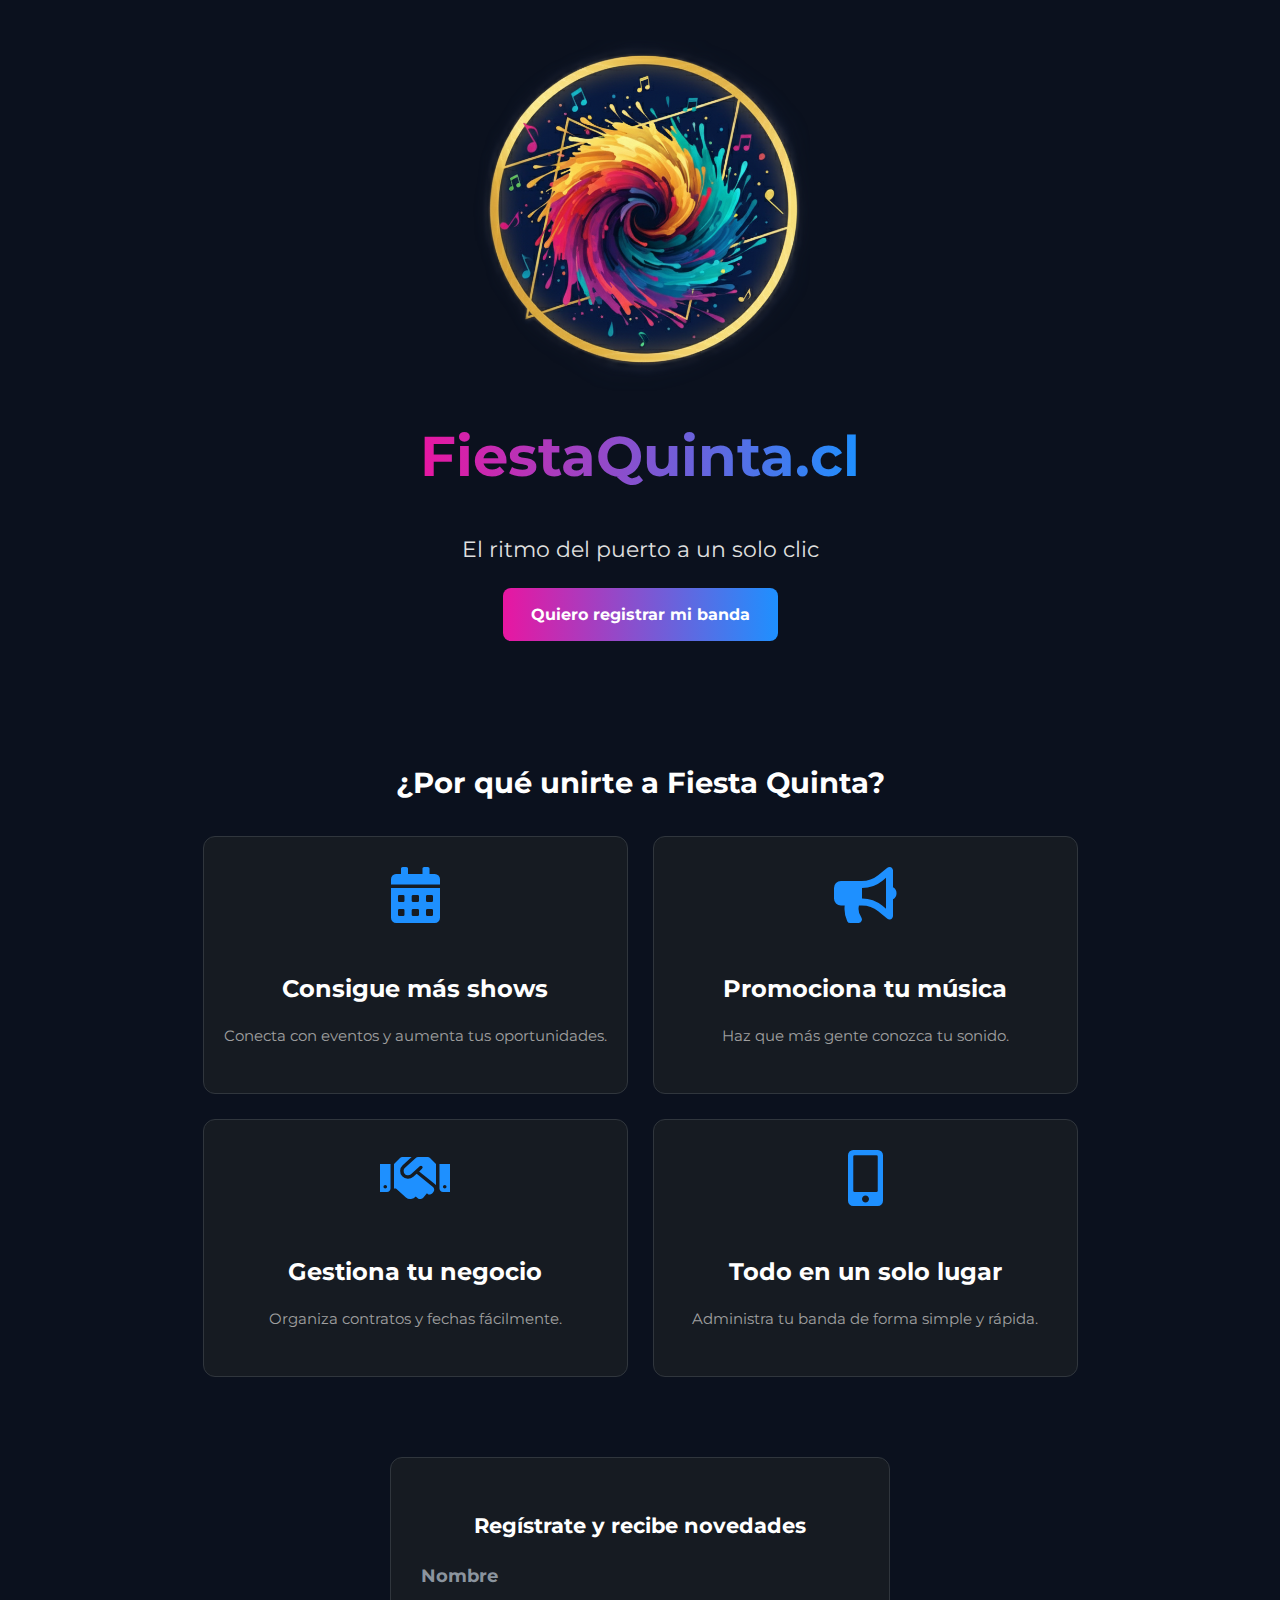
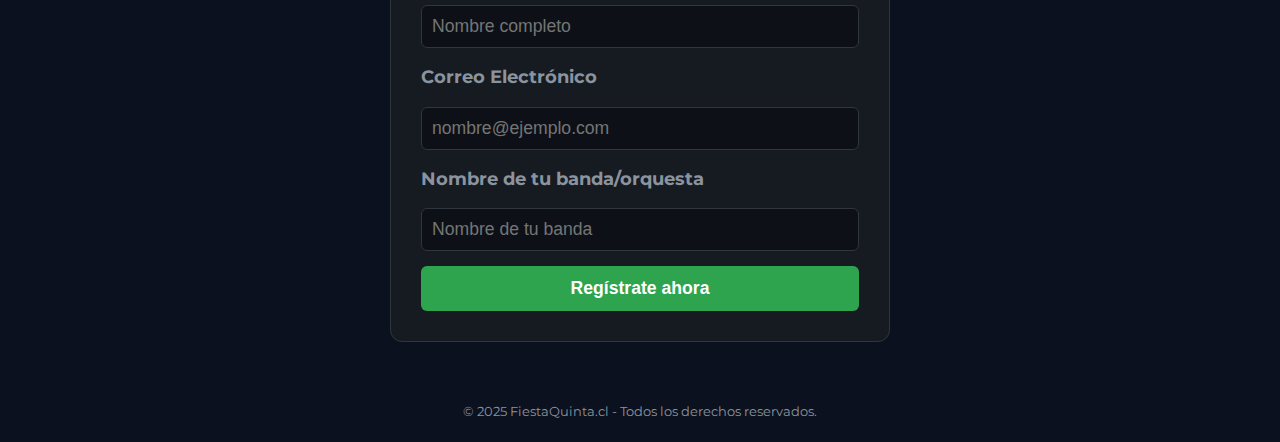
<file: index.html>
<!DOCTYPE html>
<html lang="es">
<head>
    <meta charset="UTF-8">
    <meta name="viewport" content="width=device-width, initial-scale=1.0">
    <title>Fiesta Quinta</title>
    <link rel="stylesheet" href="style.css">
    <link rel="preconnect" href="https://fonts.googleapis.com">
    <link rel="preconnect" href="https://fonts.gstatic.com" crossorigin>
    <link href="https://fonts.googleapis.com/css2?family=Montserrat:wght@400;700&display=swap" rel="stylesheet">
    <link rel="stylesheet" href="https://cdnjs.cloudflare.com/ajax/libs/font-awesome/5.15.3/css/all.min.css">
</head>
<body>

    <!-- HERO -->
    <div class="hero-header">
        <img src="fiestaquinta_logo_original_paleta.png" alt="Logo Fiesta Quinta" class="hero-logo-img">
        <h1 class="main-logo-text">FiestaQuinta.cl</h1>
        <p class="main-slogan-text">El ritmo del puerto a un solo clic</p>
        <a href="#registro" class="btn-cta">Quiero registrar mi banda</a>
    </div>

    <!-- BENEFICIOS -->
    <section class="beneficios">
        <h3>¿Por qué unirte a Fiesta Quinta?</h3>
        <div class="beneficios-grid">
            <div class="card">
                <i class="fas fa-calendar-alt"></i>
                <h4>Consigue más shows</h4>
                <p>Conecta con eventos y aumenta tus oportunidades.</p>
            </div>
            <div class="card">
                <i class="fas fa-bullhorn"></i>
                <h4>Promociona tu música</h4>
                <p>Haz que más gente conozca tu sonido.</p>
            </div>
            <div class="card">
                <i class="fas fa-handshake"></i>
                <h4>Gestiona tu negocio</h4>
                <p>Organiza contratos y fechas fácilmente.</p>
            </div>
            <div class="card">
                <i class="fas fa-mobile-alt"></i>
                <h4>Todo en un solo lugar</h4>
                <p>Administra tu banda de forma simple y rápida.</p>
            </div>
        </div>
    </section>

    <!-- FORMULARIO -->
    <section class="formulario-registro" id="registro">
        <h3>Regístrate y recibe novedades</h3>
        <form action="procesar_registro.php" method="post">
            <label for="nombre">Nombre</label>
            <input type="text" id="nombre" name="nombre" placeholder="Nombre completo" required>

            <label for="email">Correo Electrónico</label>
            <input type="email" id="email" name="email" placeholder="nombre@ejemplo.com" required>

            <label for="banda">Nombre de tu banda/orquesta</label>
            <input type="text" id="banda" name="banda" placeholder="Nombre de tu banda" required>

            <button type="submit">Regístrate ahora</button>
        </form>
    </section>

    <footer>
        &copy; 2025 FiestaQuinta.cl - Todos los derechos reservados.
    </footer>

</body>
</html>
</file>
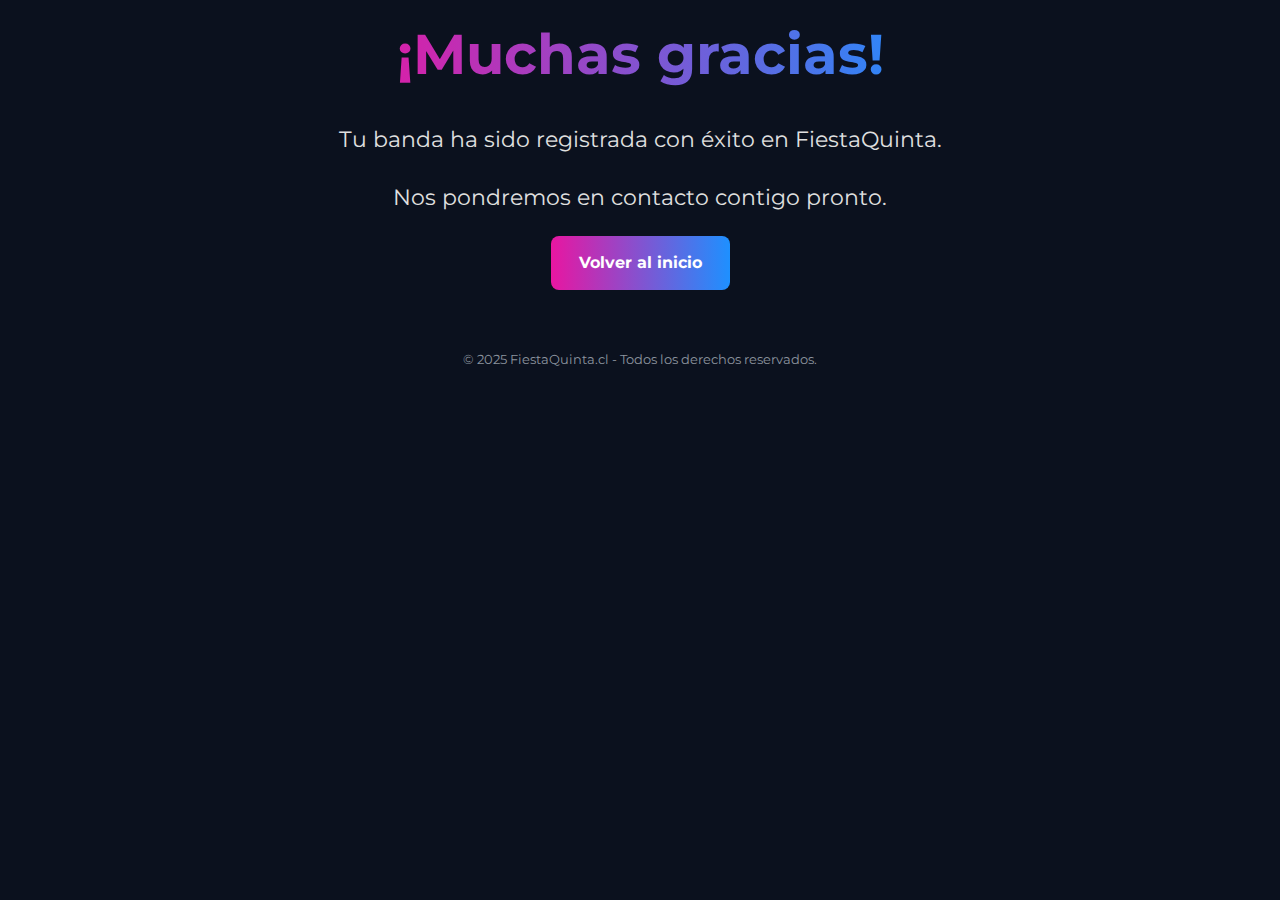
<file: gracias.html>
<!DOCTYPE html>
<html lang="es">
<head>
    <meta charset="UTF-8">
    <meta name="viewport" content="width=device-width, initial-scale=1.0">
    <title>¡Gracias por registrarte!</title>
    <link rel="stylesheet" href="style.css">
    <link rel="preconnect" href="https://fonts.googleapis.com">
    <link rel="preconnect" href="https://fonts.gstatic.com" crossorigin>
    <link href="https://fonts.googleapis.com/css2?family=Montserrat:wght@400;700&display=swap" rel="stylesheet">
</head>
<body class="gracias-page">
    <div class="container">
        <h1 class="main-logo-text">¡Muchas gracias!</h1>
        <p class="main-slogan-text">Tu banda ha sido registrada con éxito en FiestaQuinta.</p>
        <p class="main-slogan-text">Nos pondremos en contacto contigo pronto.</p>
        <a href="index.php" class="btn-cta">Volver al inicio</a>
    </div>
    <footer>
        &copy; 2025 FiestaQuinta.cl - Todos los derechos reservados.
    </footer>
</body>
</html>
</file>
<file: style.css>
body {
    background-color: #0b111e;
    color: #e6edf3;
    font-family: 'Montserrat', sans-serif;
    margin: 0;
    padding: 0;
    display: flex;
    flex-direction: column;
    align-items: center;
    text-align: center;
    line-height: 1.6;
}

/* HERO */
.hero-header {
    width: 100%;
    padding: 40px 20px 20px;
    display: flex;
    flex-direction: column;
    justify-content: center;
    align-items: center;
}

.hero-logo-img {
    max-width: 340px;
    margin-bottom: 0;
}

.main-logo-text {
    font-size: 3.5em;
    font-weight: 700;
    background: linear-gradient(to right, #e816a1, #1e90ff);
    -webkit-background-clip: text;
    background-clip: text;
    -webkit-text-fill-color: transparent;
    margin-top: 10px;
    margin-bottom: 8px;
}

.main-slogan-text {
    font-size: 1.4em;
    color: #e0e0e0;
    margin-bottom: 20px;
}

.btn-cta {
    display: inline-block;
    background: linear-gradient(to right, #e816a1, #1e90ff);
    color: #fff;
    padding: 14px 28px;
    border-radius: 8px;
    font-weight: 700;
    text-decoration: none;
    transition: transform 0.3s ease;
}

    .btn-cta:hover {
        transform: scale(1.05);
    }

/* BENEFICIOS */
.beneficios {
    margin-top: 50px;
    padding: 20px;
    max-width: 1100px;
}

    .beneficios h3 {
        margin-bottom: 30px;
        font-size: 1.8em;
        color: #fff;
    }

.beneficios-grid {
    display: grid;
    grid-template-columns: repeat(2, 1fr); /* aca lo dejamos como dos columnas por lado */
    gap: 25px;
    /* Media Query para pantallas peque�as */
    @media (max-width: 768px) {
        grid-template-columns: 1fr; /* Vuelve a una sola columna en m�viles */
    }
}

.card {
    background-color: #161b22;
    border: 1px solid #30363d;
    border-radius: 12px;
    padding: 30px 20px;
    transition: transform 0.3s ease, box-shadow 0.3s ease;
}

    .card i {
        font-size: 3.5em; /* aca aumentamos el tama�o de los iconos */
        color: #1e90ff;
        margin-bottom: 15px;
    }

    .card h4 {
        font-size: 1.5em; /* agregamos tama�o fuente para poder cambiarlo*/
        margin-bottom: 10px;
        color: #fff;
    }

    .card p {
        color: #a0a0a0;
        font-size: 0.95em;
    }

    .card:hover {
        transform: translateY(-5px);
        box-shadow: 0 8px 20px rgba(0,0,0,0.3);
    }

/* FORMULARIO */
.formulario-registro {
    background-color: #161b22;
    padding: 30px;
    border-radius: 12px;
    border: 1px solid #30363d;
    margin-top: 60px;
    width: 100%;
    max-width: 500px;
    box-sizing: border-box;
}

    .formulario-registro h3 {
        margin-bottom: 20px;
        color: #fff;
        font-size: 1.3em; /* ajust� el tama�o de la fuente para las etiquetas */
    }

    .formulario-registro form {
        display: flex;
        flex-direction: column;
        gap: 15px;
        text-align: left;
    }

    .formulario-registro label {
        font-weight: 700;
        color: #8b949e;
        font-size: 1.1em; /* ajust� el tama�o de la fuente para las etiquetas */
    }

    .formulario-registro input {
        background-color: #0d1117;
        border: 1px solid #30363d;
        color: #e6edf3;
        padding: 10px;
        border-radius: 6px;
        font-size: 1.1em; /* ajust� el tama�o de la fuente para los campos de entrada */
    }

    .formulario-registro button {
        background-color: #2ea44f;
        color: #ffffff;
        border: none;
        padding: 12px;
        border-radius: 6px;
        font-size: 1.1em;
        font-weight: 700;
        cursor: pointer;
        transition: background-color 0.3s ease;
    }

        .formulario-registro button:hover {
            background-color: #238636;
        }

/* FOOTER */
footer {
    margin-top: 40px;
    padding: 20px;
    color: #8b949e;
    font-size: 0.8em;
}
/* aca hice unos ajustes para dispositivos m�viles */
/* Ajustes para dispositivos m�viles */
@media (max-width: 768px) {
    /* ajust� el tama�o del texto del t�tulo solo para pantallas peque�as */
    .main-logo-text {
        font-size: 1.8em;
    }

    /*agregu� espacio a los costados para que no se pegue el contenido */
    body {
        padding: 0 15px;
    }
}
</file>
